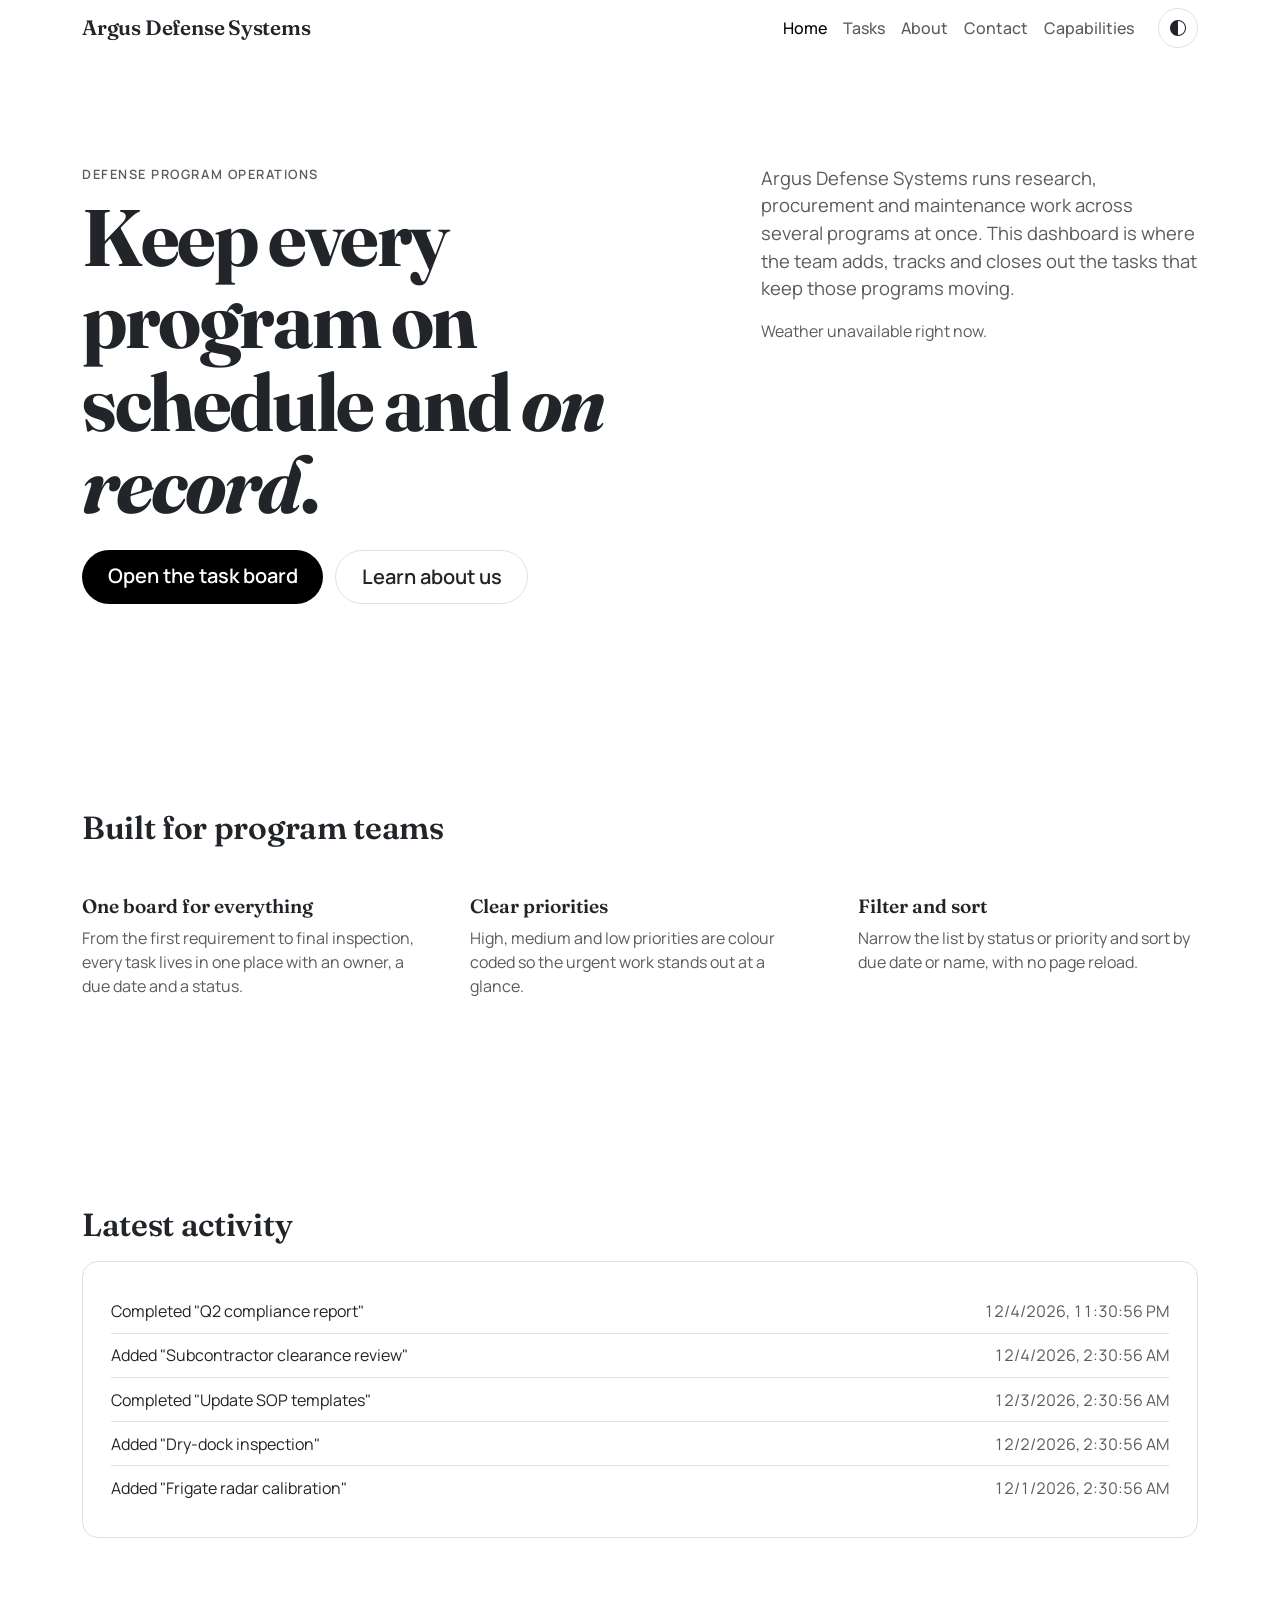
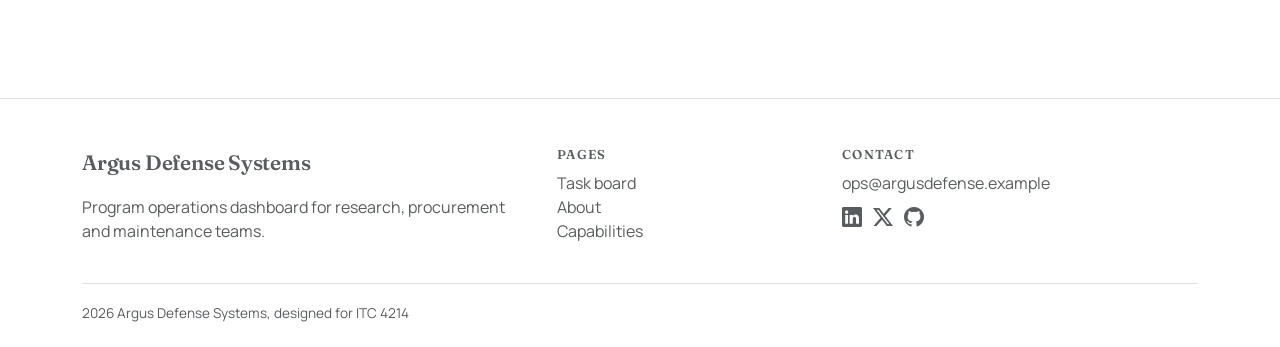
<file: index.html>
<!DOCTYPE html>
<html lang="en">

<head>
  <meta charset="UTF-8">
  <meta name="viewport" content="width=device-width, initial-scale=1.0">
  <meta name="description" content="Argus Defense Systems task management dashboard. Track research, procurement and maintenance tasks across programs in one place.">
  <title>Argus Defense Systems | Home</title>

  <!-- bootstrap css -->
  <link href="https://cdn.jsdelivr.net/npm/bootstrap@5.3.3/dist/css/bootstrap.min.css" rel="stylesheet">
  <!-- bootstrap icons, used in the task buttons and footer social links -->
  <link href="https://cdn.jsdelivr.net/npm/bootstrap-icons@1.11.3/font/bootstrap-icons.min.css" rel="stylesheet">

  <!-- google fonts, Fraunces for headings and Manrope for body text -->
  <link rel="preconnect" href="https://fonts.googleapis.com">
  <link rel="preconnect" href="https://fonts.gstatic.com" crossorigin>
  <link href="https://fonts.googleapis.com/css2?family=Fraunces:ital,wght@0,600;0,700;1,500;1,600;1,700&family=Manrope:wght@400;500;600;700&display=swap" rel="stylesheet">

  <!-- our own styles, loaded last so they can override bootstrap -->
  <link rel="stylesheet" href="css/style.css">
  <link rel="icon" href="img/logo.svg" type="image/svg+xml">
</head>

<body>
  <!-- main.js fills the header and footer (shared on every page) -->
  <header id="site-header"></header>

  <main>
    <!-- hero -->
    <section class="hero">
      <div class="container">
        <div class="row g-5">
          <div class="col-lg-7">
            <p class="eyebrow">Defense program operations</p>
            <h1>Keep every program on schedule and <em>on record</em>.</h1>
            <div class="hero-actions">
              <a href="tasks.html" class="btn btn-accent btn-lg">Open the task board</a>
              <a href="about.html" class="btn btn-link-quiet btn-lg">Learn about us</a>
            </div>
          </div>

          <div class="col-lg-5">
            <p class="hero-lead">
              Argus Defense Systems runs research, procurement and maintenance
              work across several programs at once. This dashboard is where the
              team adds, tracks and closes out the tasks that keep those
              programs moving.
            </p>
            <!-- home.js fills this from the open-meteo weather api -->
            <p class="muted mono" id="weather">Loading HQ weather...</p>
          </div>
        </div>
      </div>
    </section>

    <!-- feature columns -->
    <section class="section">
      <div class="container">
        <h2 class="mb-5">Built for program teams</h2>
        <div class="row g-5">
          <div class="col-md-4">
            <h3>One board for everything</h3>
            <p class="muted">
              From the first requirement to final inspection, every task lives
              in one place with an owner, a due date and a status.
            </p>
          </div>
          <div class="col-md-4">
            <h3>Clear priorities</h3>
            <p class="muted">
              High, medium and low priorities are colour coded so the urgent
              work stands out at a glance.
            </p>
          </div>
          <div class="col-md-4">
            <h3>Filter and sort</h3>
            <p class="muted">
              Narrow the list by status or priority and sort by due date or
              name, with no page reload.
            </p>
          </div>
        </div>
      </div>
    </section>

    <!-- latest activity, home.js fills this list from saved tasks -->
    <section class="section">
      <div class="container">
        <h2 class="mb-3">Latest activity</h2>
        <div class="form-card">
          <ul id="activityList" class="list-unstyled m-0"></ul>
          <p id="activityEmpty" class="muted m-0">
            No activity yet. Add or update a task to see it here.
          </p>
        </div>
      </div>
    </section>
  </main>

  <!-- main.js fills the footer -->
  <footer id="site-footer"></footer>

  <!-- jquery first, then bootstrap, then our own scripts -->
  <script src="https://code.jquery.com/jquery-3.7.1.min.js"></script>
  <script src="https://cdn.jsdelivr.net/npm/bootstrap@5.3.3/dist/js/bootstrap.bundle.min.js"></script>
  <script src="js/main.js"></script>
  <script src="js/home.js"></script>
</body>

</html>
</file>
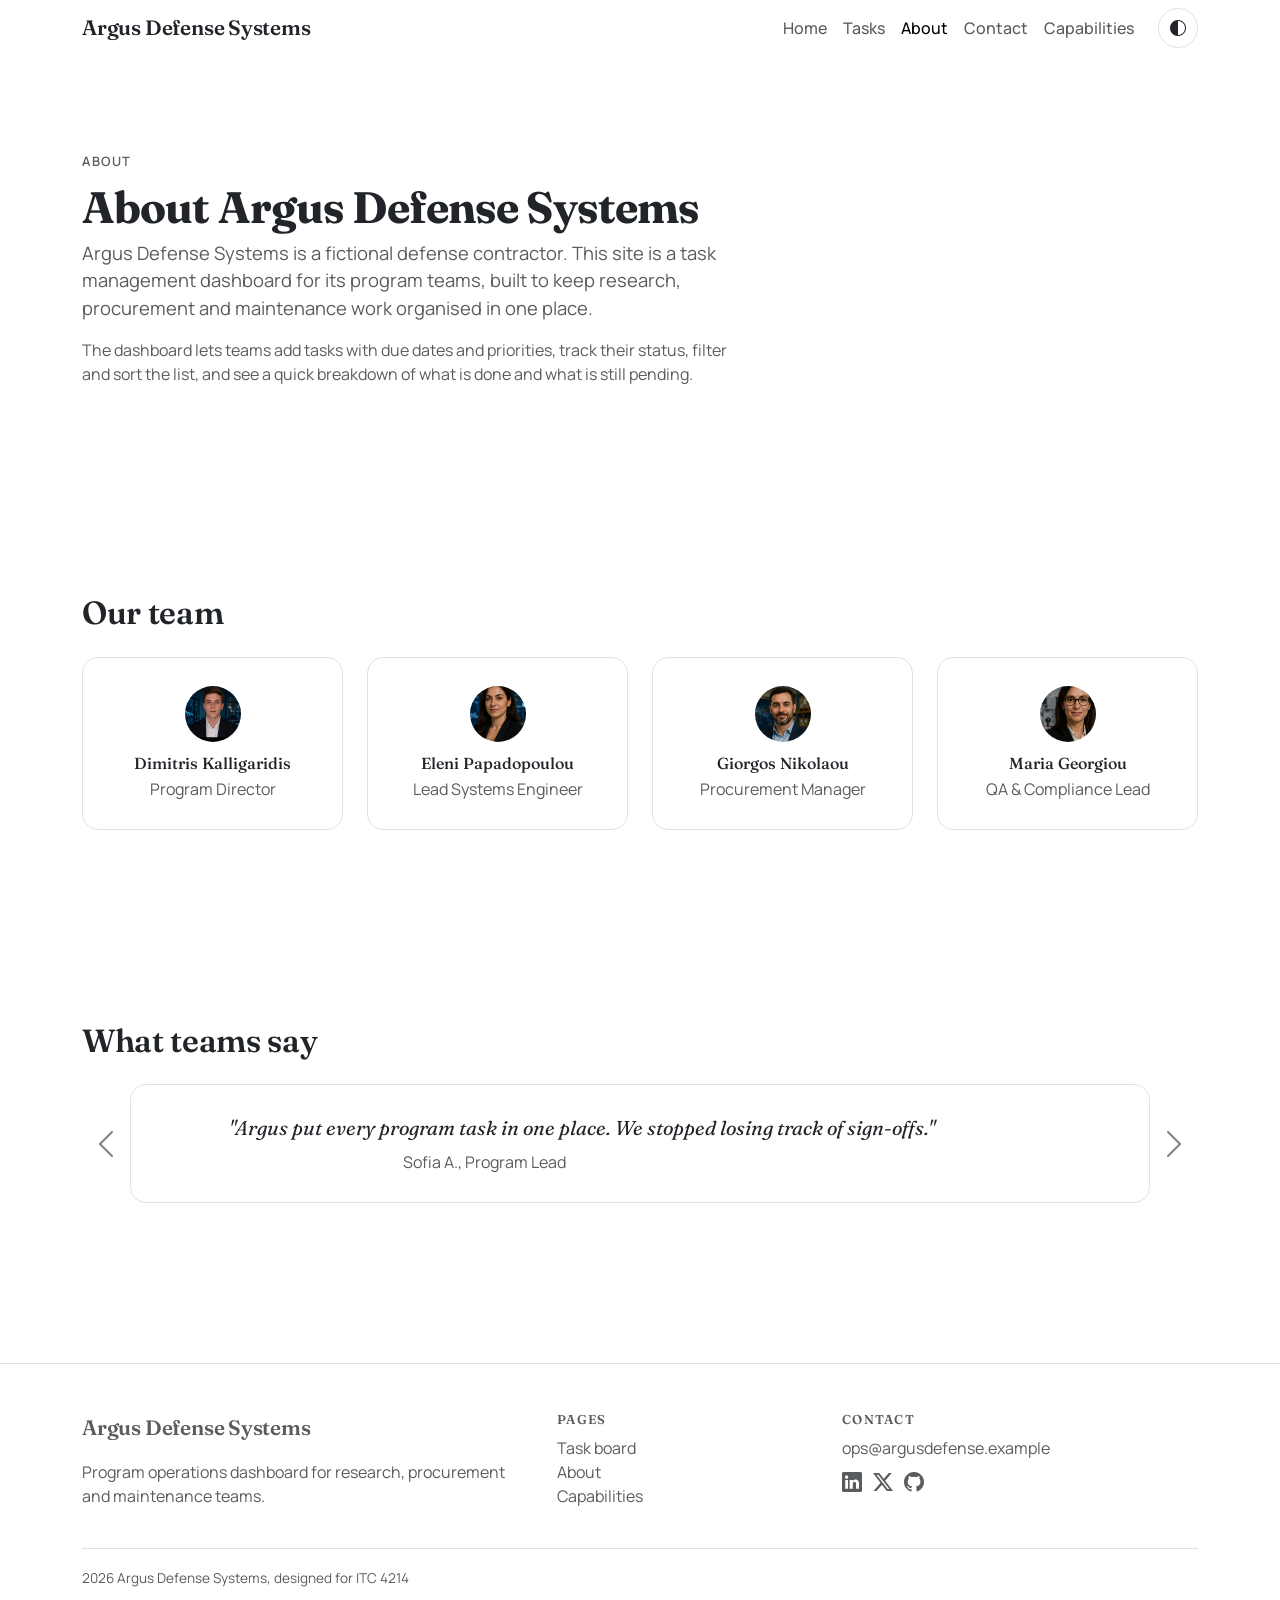
<file: about.html>
<!DOCTYPE html>
<html lang="en">

<head>
  <meta charset="UTF-8">
  <meta name="viewport" content="width=device-width, initial-scale=1.0">
  <meta name="description" content="About Argus Defense Systems: the team behind the program task management dashboard and what it is built for.">
  <title>Argus Defense Systems | About</title>

  <!-- bootstrap css -->
  <link href="https://cdn.jsdelivr.net/npm/bootstrap@5.3.3/dist/css/bootstrap.min.css" rel="stylesheet">
  <!-- bootstrap icons, used in the task buttons and footer social links -->
  <link href="https://cdn.jsdelivr.net/npm/bootstrap-icons@1.11.3/font/bootstrap-icons.min.css" rel="stylesheet">

  <!-- google fonts, Fraunces for headings and Manrope for body text -->
  <link rel="preconnect" href="https://fonts.googleapis.com">
  <link rel="preconnect" href="https://fonts.gstatic.com" crossorigin>
  <link href="https://fonts.googleapis.com/css2?family=Fraunces:ital,wght@0,600;0,700;1,500;1,600;1,700&family=Manrope:wght@400;500;600;700&display=swap" rel="stylesheet">

  <!-- our own styles, loaded last so they can override bootstrap -->
  <link rel="stylesheet" href="css/style.css">
  <link rel="icon" href="img/logo.svg" type="image/svg+xml">
</head>

<body>
  <!-- main.js fills the header and footer (shared on every page) -->
  <header id="site-header"></header>

  <main>
    <!-- intro -->
    <section class="section">
      <div class="container">
        <p class="eyebrow">About</p>
        <h1>About Argus Defense Systems</h1>
        <p class="hero-lead">
          Argus Defense Systems is a fictional defense contractor. This site is
          a task management dashboard for its program teams, built to keep
          research, procurement and maintenance work organised in one place.
        </p>
        <p class="muted">
          The dashboard lets teams add tasks with due dates and priorities,
          track their status, filter and sort the list, and see a quick
          breakdown of what is done and what is still pending.
        </p>
      </div>
    </section>

    <!-- team grid -->
    <section class="section">
      <div class="container">
        <h2 class="mb-4">Our team</h2>
        <div class="row g-4">
          <div class="col-md-6 col-lg-3">
            <div class="form-card text-center">
              <div class="avatar"><img src="img/dimitris.png" alt="Dimitris Kalligaridis"></div>
              <h3 class="h6 mb-1">Dimitris Kalligaridis</h3>
              <p class="muted mb-0">Program Director</p>
            </div>
          </div>
          <div class="col-md-6 col-lg-3">
            <div class="form-card text-center">
              <div class="avatar"><img src="img/eleni.png" alt="Eleni Papadopoulou"></div>
              <h3 class="h6 mb-1">Eleni Papadopoulou</h3>
              <p class="muted mb-0">Lead Systems Engineer</p>
            </div>
          </div>
          <div class="col-md-6 col-lg-3">
            <div class="form-card text-center">
              <div class="avatar"><img src="img/giorgos.png" alt="Giorgos Nikolaou"></div>
              <h3 class="h6 mb-1">Giorgos Nikolaou</h3>
              <p class="muted mb-0">Procurement Manager</p>
            </div>
          </div>
          <div class="col-md-6 col-lg-3">
            <div class="form-card text-center">
              <div class="avatar"><img src="img/maria.png" alt="Maria Georgiou"></div>
              <h3 class="h6 mb-1">Maria Georgiou</h3>
              <p class="muted mb-0">QA &amp; Compliance Lead</p>
            </div>
          </div>
        </div>
      </div>
    </section>

    <!-- testimonials carousel -->
    <section class="section">
      <div class="container">
        <h2 class="mb-4">What teams say</h2>
        <div id="testimonialCarousel" class="carousel slide carousel-dark" data-bs-ride="carousel">
          <div class="carousel-inner">

            <!-- first entry -->
            <div class="carousel-item active">
              <div class="form-card text-center">
                <p class="quote mb-2">
                  "Argus put every program task in one place. We stopped losing
                  track of sign-offs."
                </p>
                <p class="muted mb-0">Sofia A., Program Lead</p>
              </div>
            </div>

            <!-- second entry -->
            <div class="carousel-item">
              <div class="form-card text-center">
                <p class="quote mb-2">
                  "The priority colours and filters make it obvious what to
                  work on first each morning."
                </p>
                <p class="muted mb-0">Nikos V., Systems Engineer</p>
              </div>
            </div>

            <!-- third entry -->
            <div class="carousel-item">
              <div class="form-card text-center">
                <p class="quote mb-2">
                  "Simple, fast, and it just works in the browser. No training
                  needed for the team."
                </p>
                <p class="muted mb-0">Katerina P., Procurement</p>
              </div>
            </div>

          </div>

          <!-- prev button -->
          <button class="carousel-control-prev" type="button" data-bs-target="#testimonialCarousel" data-bs-slide="prev">
            <span class="carousel-control-prev-icon" aria-hidden="true"></span>
            <span class="visually-hidden">Previous</span>
          </button>

          <!-- next button -->
          <button class="carousel-control-next" type="button" data-bs-target="#testimonialCarousel" data-bs-slide="next">
            <span class="carousel-control-next-icon" aria-hidden="true"></span>
            <span class="visually-hidden">Next</span>
          </button>
        </div>
      </div>
    </section>
  </main>

  <!-- main.js fills the footer -->
  <footer id="site-footer"></footer>

  <!-- jquery first, then bootstrap, then our own scripts -->
  <script src="https://code.jquery.com/jquery-3.7.1.min.js"></script>
  <script src="https://cdn.jsdelivr.net/npm/bootstrap@5.3.3/dist/js/bootstrap.bundle.min.js"></script>
  <script src="js/main.js"></script>
</body>

</html>
</file>
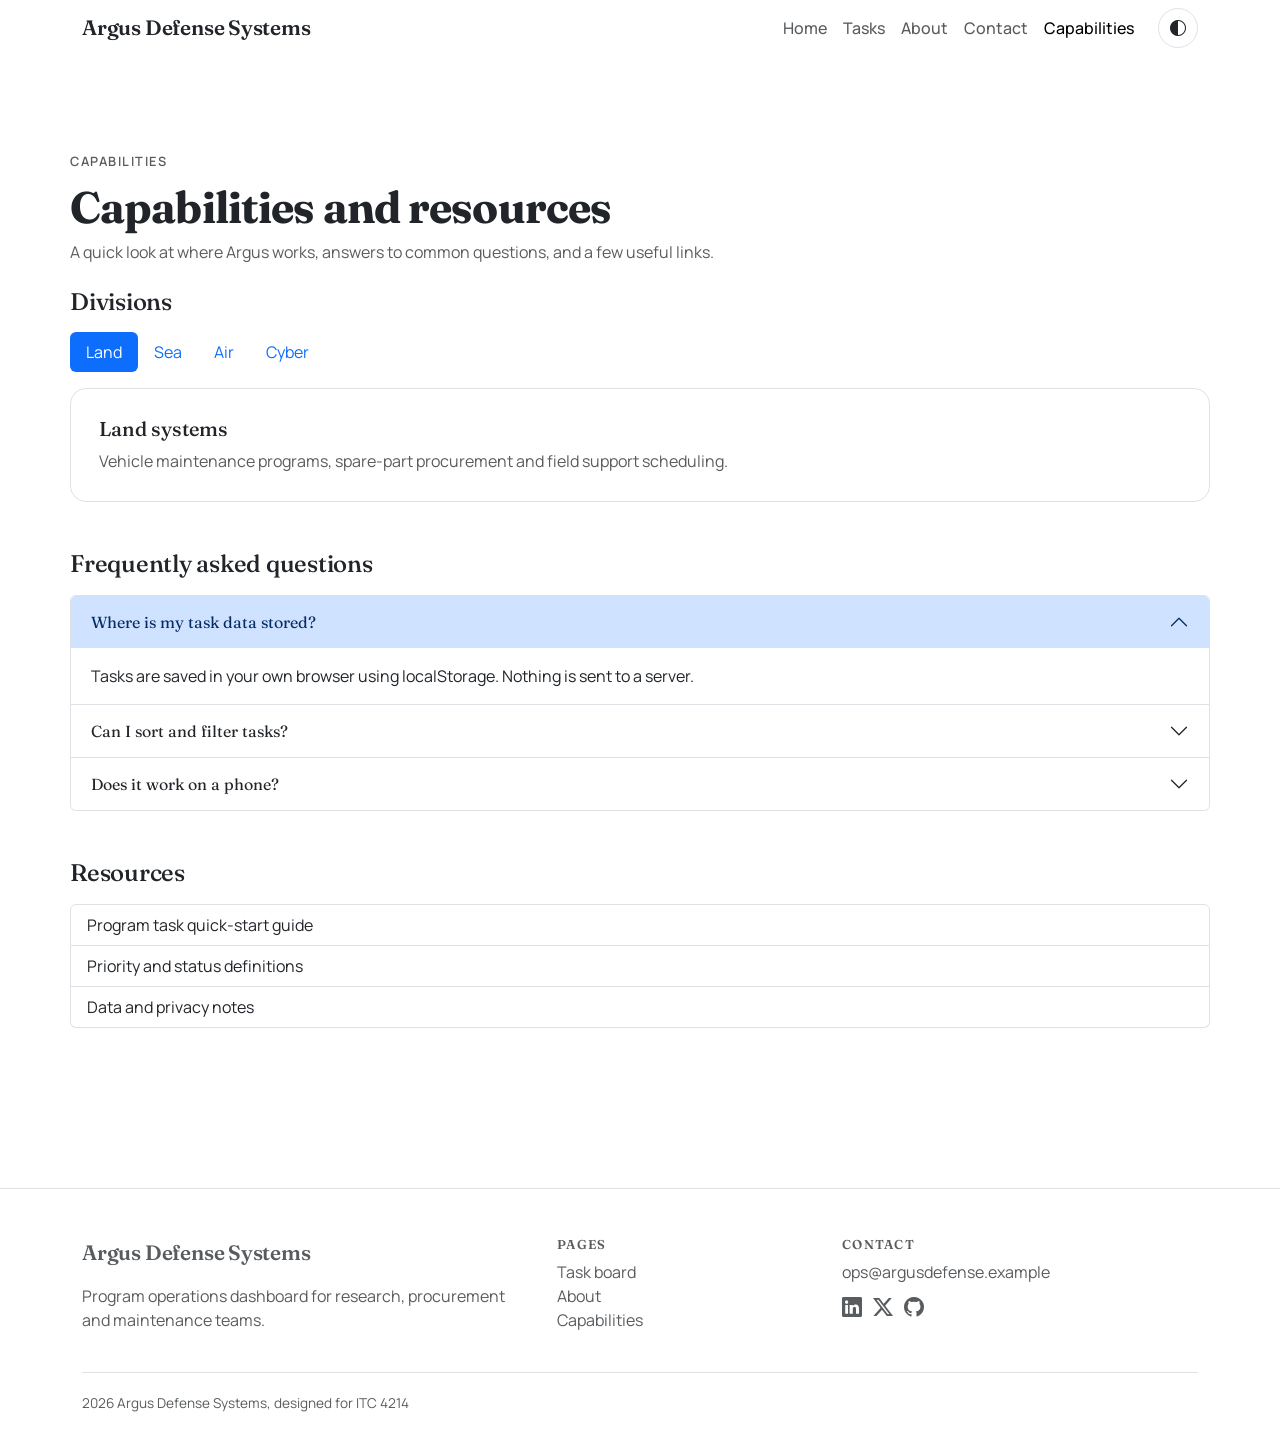
<file: capabilities.html>
<!DOCTYPE html>
<html lang="en">

<head>
  <meta charset="UTF-8">
  <meta name="viewport" content="width=device-width, initial-scale=1.0">
  <meta name="description" content="Argus Defense Systems capabilities by division, frequently asked questions, and resources.">
  <title>Argus Defense Systems | Capabilities</title>

  <!-- bootstrap css -->
  <link href="https://cdn.jsdelivr.net/npm/bootstrap@5.3.3/dist/css/bootstrap.min.css" rel="stylesheet">
  <!-- bootstrap icons, used in the task buttons and footer social links -->
  <link href="https://cdn.jsdelivr.net/npm/bootstrap-icons@1.11.3/font/bootstrap-icons.min.css" rel="stylesheet">

  <!-- google fonts, Fraunces for headings and Manrope for body text -->
  <link rel="preconnect" href="https://fonts.googleapis.com">
  <link rel="preconnect" href="https://fonts.gstatic.com" crossorigin>
  <link href="https://fonts.googleapis.com/css2?family=Fraunces:ital,wght@0,600;0,700;1,500;1,600;1,700&family=Manrope:wght@400;500;600;700&display=swap" rel="stylesheet">

  <!-- our own styles, loaded last so they can override bootstrap -->
  <link rel="stylesheet" href="css/style.css">
  <link rel="icon" href="img/logo.svg" type="image/svg+xml">
</head>

<body>
  <!-- main.js fills the header and footer (shared on every page) -->
  <header id="site-header"></header>

  <main class="container section">
    <!-- page intro -->
    <header class="mb-4">
      <p class="eyebrow">Capabilities</p>
      <h1>Capabilities and resources</h1>
      <p class="muted">
        A quick look at where Argus works, answers to common questions, and a
        few useful links.
      </p>
    </header>

    <!-- division tabs (bootstrap pills) -->
    <h2 class="h4 mb-3">Divisions</h2>
    <ul class="nav nav-pills mb-3" id="divTabs" role="tablist">
      <li class="nav-item" role="presentation">
        <button class="nav-link active" id="land-tab" data-bs-toggle="pill" data-bs-target="#land" type="button" role="tab" aria-controls="land" aria-selected="true">
          Land
        </button>
      </li>
      <li class="nav-item" role="presentation">
        <button class="nav-link" id="sea-tab" data-bs-toggle="pill" data-bs-target="#sea" type="button" role="tab" aria-controls="sea" aria-selected="false">
          Sea
        </button>
      </li>
      <li class="nav-item" role="presentation">
        <button class="nav-link" id="air-tab" data-bs-toggle="pill" data-bs-target="#air" type="button" role="tab" aria-controls="air" aria-selected="false">
          Air
        </button>
      </li>
      <li class="nav-item" role="presentation">
        <button class="nav-link" id="cyber-tab" data-bs-toggle="pill" data-bs-target="#cyber" type="button" role="tab" aria-controls="cyber" aria-selected="false">
          Cyber
        </button>
      </li>
    </ul>

    <!-- one panel per division, the tabs above switch between them -->
    <div class="tab-content mb-5" id="divTabsContent">
      <div class="tab-pane fade show active" id="land" role="tabpanel" aria-labelledby="land-tab">
        <div class="form-card">
          <h3 class="h5">Land systems</h3>
          <p class="muted mb-0">
            Vehicle maintenance programs, spare-part procurement and field
            support scheduling.
          </p>
        </div>
      </div>
      <div class="tab-pane fade" id="sea" role="tabpanel" aria-labelledby="sea-tab">
        <div class="form-card">
          <h3 class="h5">Sea systems</h3>
          <p class="muted mb-0">
            Vessel readiness tracking, dry-dock planning and onboard equipment
            upgrades.
          </p>
        </div>
      </div>
      <div class="tab-pane fade" id="air" role="tabpanel" aria-labelledby="air-tab">
        <div class="form-card">
          <h3 class="h5">Air systems</h3>
          <p class="muted mb-0">
            Inspection cycles, parts logistics and certification paperwork for
            airframes.
          </p>
        </div>
      </div>
      <div class="tab-pane fade" id="cyber" role="tabpanel" aria-labelledby="cyber-tab">
        <div class="form-card">
          <h3 class="h5">Cyber systems</h3>
          <p class="muted mb-0">
            Security reviews, patch tracking and compliance audits across
            connected systems.
          </p>
        </div>
      </div>
    </div>

    <!-- faq accordion, first item open by default -->
    <h2 class="h4 mb-3">Frequently asked questions</h2>
    <div class="accordion mb-5" id="faq">
      <div class="accordion-item">
        <h3 class="accordion-header" id="faq1h">
          <button class="accordion-button" type="button" data-bs-toggle="collapse" data-bs-target="#faq1" aria-expanded="true" aria-controls="faq1">
            Where is my task data stored?
          </button>
        </h3>
        <div id="faq1" class="accordion-collapse collapse show" aria-labelledby="faq1h" data-bs-parent="#faq">
          <div class="accordion-body">
            Tasks are saved in your own browser using localStorage. Nothing is
            sent to a server.
          </div>
        </div>
      </div>
      <div class="accordion-item">
        <h3 class="accordion-header" id="faq2h">
          <button class="accordion-button collapsed" type="button" data-bs-toggle="collapse" data-bs-target="#faq2" aria-expanded="false" aria-controls="faq2">
            Can I sort and filter tasks?
          </button>
        </h3>
        <div id="faq2" class="accordion-collapse collapse" aria-labelledby="faq2h" data-bs-parent="#faq">
          <div class="accordion-body">
            Yes. On the task board you can filter by status or priority and sort
            by due date or name.
          </div>
        </div>
      </div>
      <div class="accordion-item">
        <h3 class="accordion-header" id="faq3h">
          <button class="accordion-button collapsed" type="button" data-bs-toggle="collapse" data-bs-target="#faq3" aria-expanded="false" aria-controls="faq3">
            Does it work on a phone?
          </button>
        </h3>
        <div id="faq3" class="accordion-collapse collapse" aria-labelledby="faq3h" data-bs-parent="#faq">
          <div class="accordion-body">
            Yes. The layout is responsive, the menu collapses into a hamburger,
            and the table scrolls on small screens.
          </div>
        </div>
      </div>
    </div>

    <!-- resources, placeholder links for now -->
    <h2 class="h4 mb-3">Resources</h2>
    <div class="list-group">
      <a href="#" class="list-group-item list-group-item-action">
        Program task quick-start guide
      </a>
      <a href="#" class="list-group-item list-group-item-action">
        Priority and status definitions
      </a>
      <a href="#" class="list-group-item list-group-item-action">
        Data and privacy notes
      </a>
    </div>
  </main>

  <!-- main.js fills the footer -->
  <footer id="site-footer"></footer>

  <!-- jquery first, then bootstrap, then our own scripts -->
  <script src="https://code.jquery.com/jquery-3.7.1.min.js"></script>
  <script src="https://cdn.jsdelivr.net/npm/bootstrap@5.3.3/dist/js/bootstrap.bundle.min.js"></script>
  <script src="js/main.js"></script>
</body>

</html>
</file>
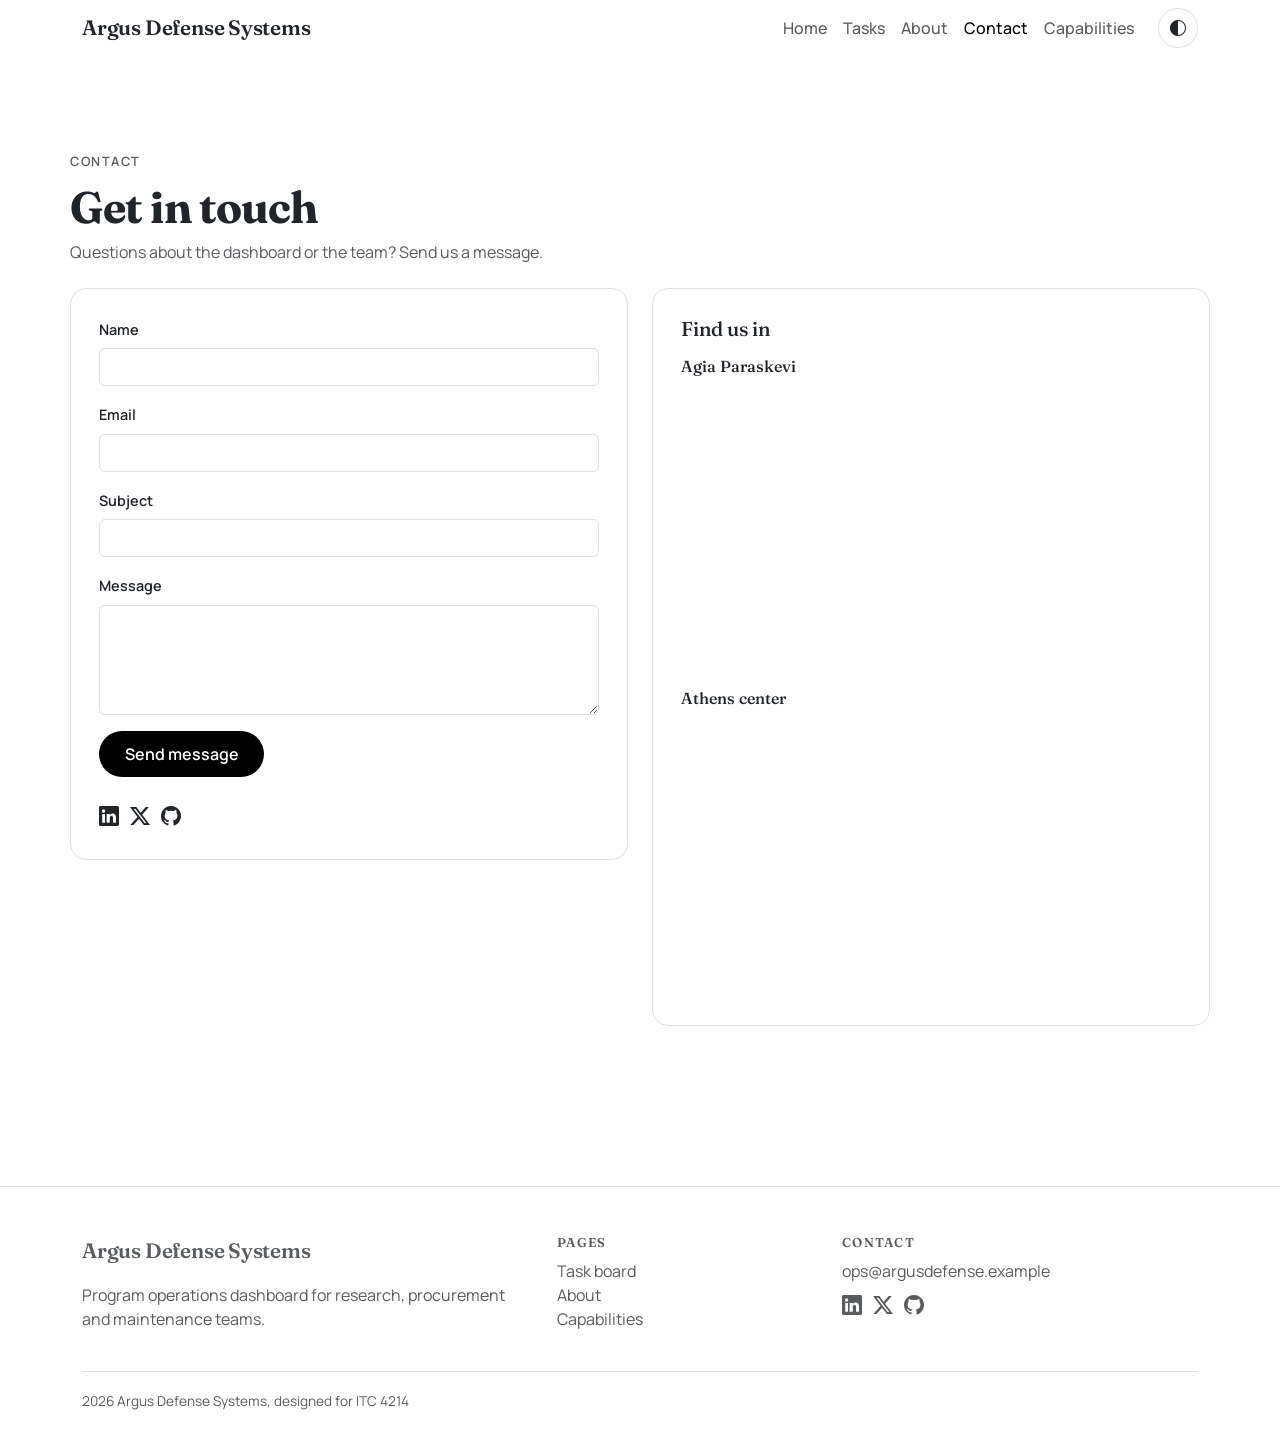
<file: contact.html>
<!DOCTYPE html>
<html lang="en">

<head>
  <meta charset="UTF-8">
  <meta name="viewport" content="width=device-width, initial-scale=1.0">
  <meta name="description" content="Contact Argus Defense Systems. Send a message and find our location.">
  <title>Argus Defense Systems | Contact</title>

  <!-- bootstrap css -->
  <link href="https://cdn.jsdelivr.net/npm/bootstrap@5.3.3/dist/css/bootstrap.min.css" rel="stylesheet">
  <!-- bootstrap icons, used in the task buttons and footer social links -->
  <link href="https://cdn.jsdelivr.net/npm/bootstrap-icons@1.11.3/font/bootstrap-icons.min.css" rel="stylesheet">

  <!-- google fonts, Fraunces for headings and Manrope for body text -->
  <link rel="preconnect" href="https://fonts.googleapis.com">
  <link rel="preconnect" href="https://fonts.gstatic.com" crossorigin>
  <link href="https://fonts.googleapis.com/css2?family=Fraunces:ital,wght@0,600;0,700;1,500;1,600;1,700&family=Manrope:wght@400;500;600;700&display=swap" rel="stylesheet">

  <!-- our own styles, loaded last so they can override bootstrap -->
  <link rel="stylesheet" href="css/style.css">
  <link rel="icon" href="img/logo.svg" type="image/svg+xml">
</head>

<body>
  <!-- main.js fills the header and footer (shared on every page) -->
  <header id="site-header"></header>

  <main class="container section">
    <!-- page intro -->
    <header class="mb-4">
      <p class="eyebrow">Contact</p>
      <h1>Get in touch</h1>
      <p class="muted">
        Questions about the dashboard or the team? Send us a message.
      </p>
    </header>

    <div class="row g-4">
      <!-- contact form, validated and handled in contact.js -->
      <div class="col-lg-6">
        <div class="form-card">
          <form id="contactForm" novalidate>
            <div class="mb-3">
              <label class="form-label" for="cName">Name</label>
              <input type="text" class="form-control" id="cName" required maxlength="80">
              <div class="invalid-feedback">Please enter your name.</div>
            </div>
            <div class="mb-3">
              <label class="form-label" for="cEmail">Email</label>
              <input type="email" class="form-control" id="cEmail" required maxlength="120">
              <div class="invalid-feedback">Please enter a valid email.</div>
            </div>
            <div class="mb-3">
              <label class="form-label" for="cSubject">Subject</label>
              <input type="text" class="form-control" id="cSubject" required maxlength="120">
              <div class="invalid-feedback">Please enter a subject.</div>
            </div>
            <div class="mb-3">
              <label class="form-label" for="cMessage">Message</label>
              <textarea class="form-control" id="cMessage" rows="4" required maxlength="1000"></textarea>
              <div class="invalid-feedback">Please enter a message.</div>
            </div>
            <button type="submit" class="btn btn-accent">Send message</button>
          </form>

          <!-- social links -->
          <div class="social-row mt-4">
            <a href="https://www.linkedin.com" target="_blank" rel="noopener" aria-label="LinkedIn"><i class="bi bi-linkedin"></i></a>
            <a href="https://x.com" target="_blank" rel="noopener" aria-label="X"><i class="bi bi-twitter-x"></i></a>
            <a href="https://github.com" target="_blank" rel="noopener" aria-label="GitHub"><i class="bi bi-github"></i></a>
          </div>
        </div>
      </div>

      <!-- office locations, embedded google maps -->
      <div class="col-lg-6">
        <div class="form-card">
          <h2 class="h5 mb-3">Find us in</h2>

          <h3 class="h6">Agia Paraskevi</h3>
          <div class="ratio ratio-16x9 mb-4">
            <iframe class="border-0" src="https://www.google.com/maps?q=Agia+Paraskevi,+Athens&output=embed" title="Map showing the Agia Paraskevi office" loading="lazy"></iframe>
          </div>

          <h3 class="h6">Athens center</h3>
          <div class="ratio ratio-16x9">
            <iframe class="border-0" src="https://www.google.com/maps?q=Syntagma+Square,+Athens&output=embed" title="Map showing the Athens center office" loading="lazy"></iframe>
          </div>
        </div>
      </div>
    </div>
  </main>

  <!-- confirmation popup, contact.js fills the spans and shows it after a valid submit -->
  <div class="modal fade" id="confirmModal" tabindex="-1" aria-labelledby="confirmTitle" aria-hidden="true">
    <div class="modal-dialog">
      <div class="modal-content">
        <div class="modal-header">
          <h2 class="modal-title h5" id="confirmTitle">Message received</h2>
          <button type="button" class="btn-close" data-bs-dismiss="modal" aria-label="Close"></button>
        </div>
        <div class="modal-body">
          <p class="mb-3">Thanks for reaching out. Here is what you sent:</p>
          <p class="mb-1"><strong>Name:</strong> <span id="sumName"></span></p>
          <p class="mb-1"><strong>Email:</strong> <span id="sumEmail"></span></p>
          <p class="mb-1"><strong>Subject:</strong> <span id="sumSubject"></span></p>
          <p class="mb-0"><strong>Message:</strong> <span id="sumMessage"></span></p>
        </div>
        <div class="modal-footer">
          <button type="button" class="btn btn-accent" data-bs-dismiss="modal">
            Close
          </button>
        </div>
      </div>
    </div>
  </div>

  <!-- main.js fills the footer -->
  <footer id="site-footer"></footer>

  <!-- jquery first, then bootstrap, then our own scripts -->
  <script src="https://code.jquery.com/jquery-3.7.1.min.js"></script>
  <script src="https://cdn.jsdelivr.net/npm/bootstrap@5.3.3/dist/js/bootstrap.bundle.min.js"></script>
  <script src="js/main.js"></script>
  <script src="js/contact.js"></script>
</body>

</html>
</file>
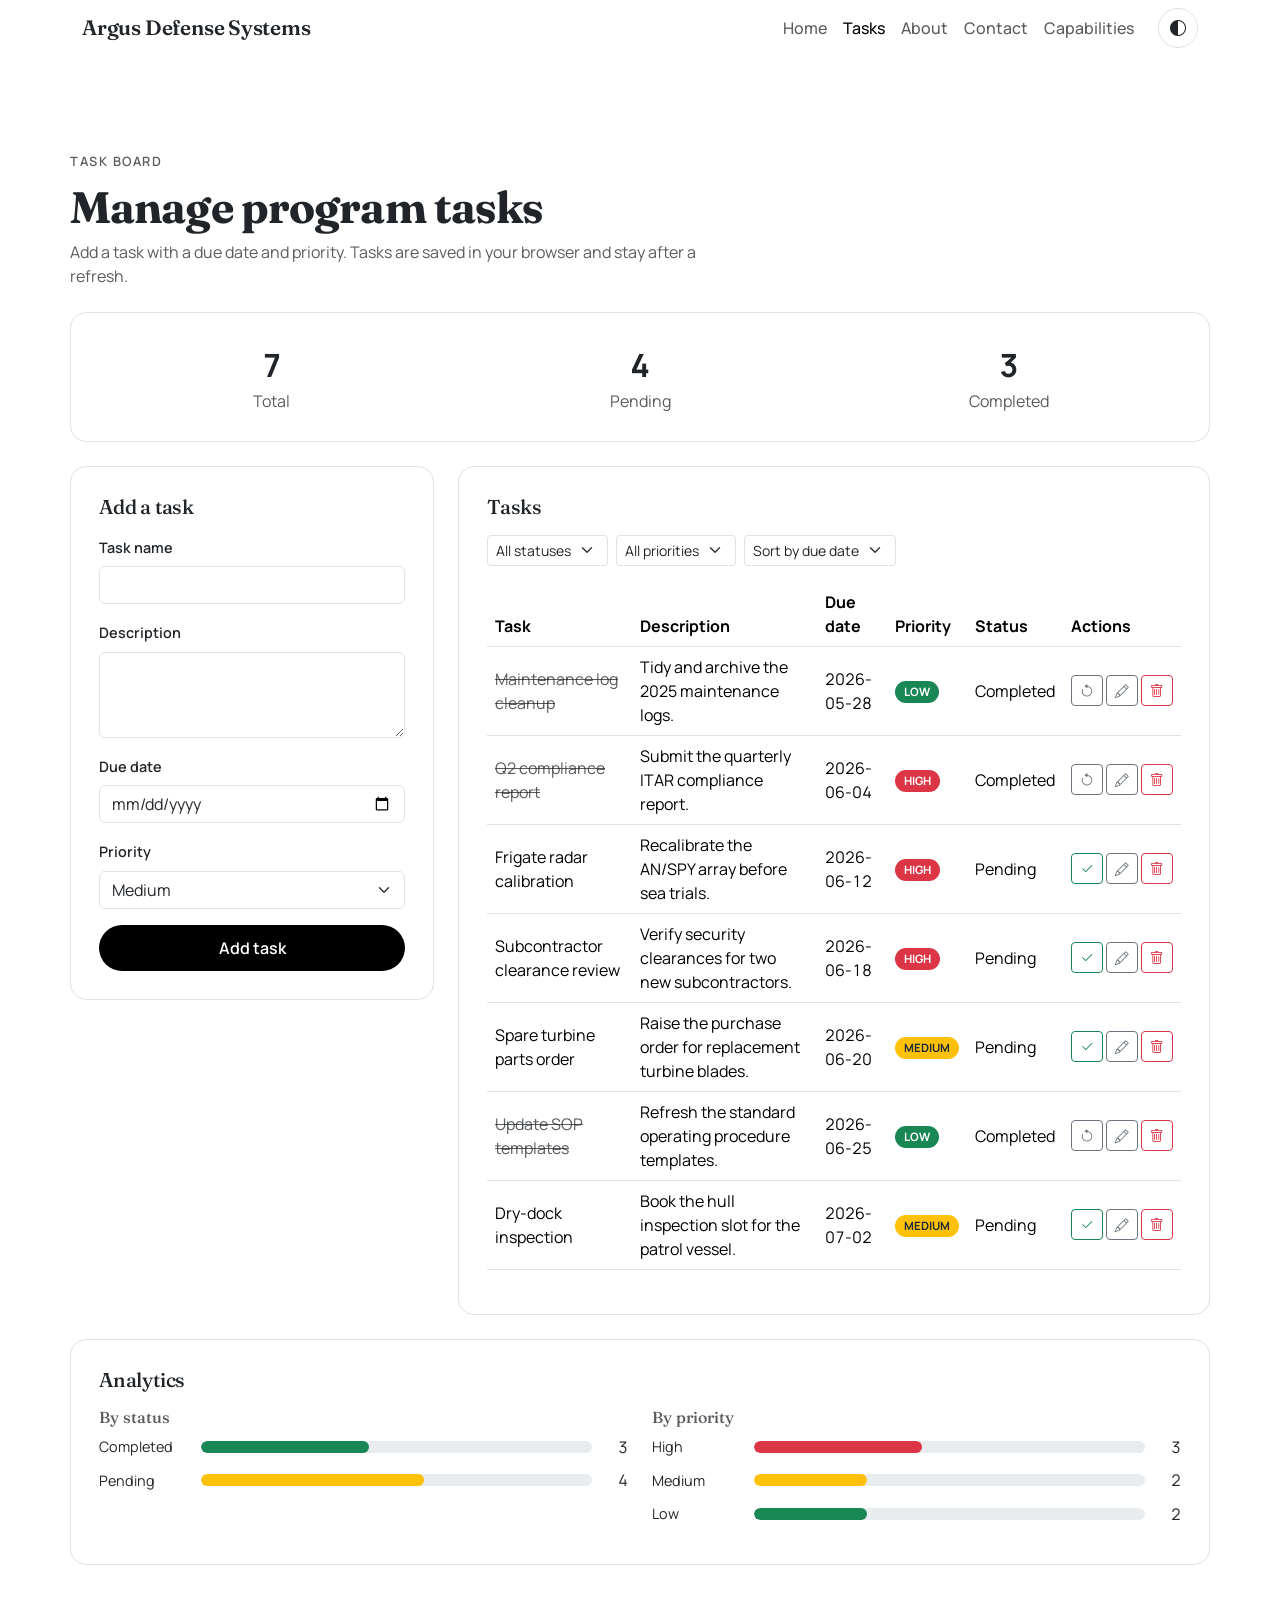
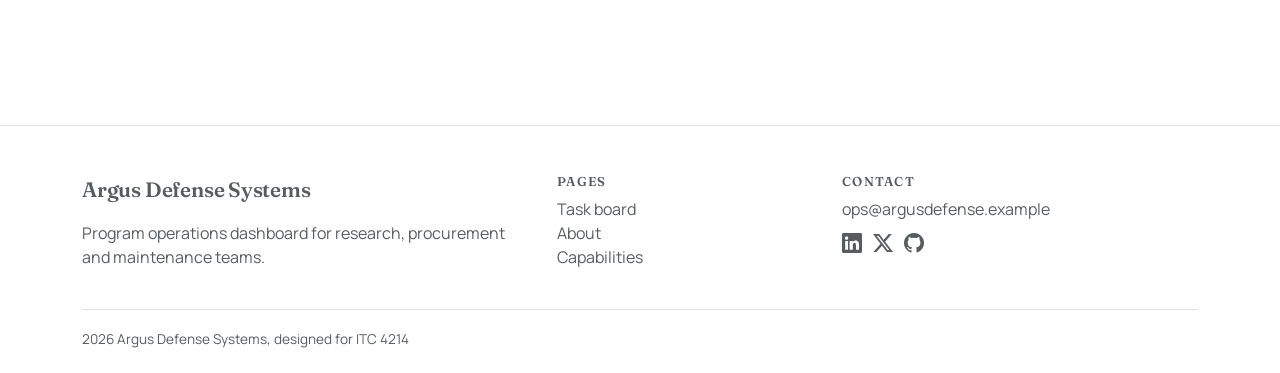
<file: tasks.html>
<!DOCTYPE html>
<html lang="en">

<head>
  <meta charset="UTF-8">
  <meta name="viewport" content="width=device-width, initial-scale=1.0">
  <meta name="description" content="Add and manage Argus Defense Systems program tasks: name, due date, priority and status.">
  <title>Argus Defense Systems | Task Board</title>

  <!-- bootstrap css -->
  <link href="https://cdn.jsdelivr.net/npm/bootstrap@5.3.3/dist/css/bootstrap.min.css" rel="stylesheet">
  <!-- bootstrap icons, used in the task buttons and footer social links -->
  <link href="https://cdn.jsdelivr.net/npm/bootstrap-icons@1.11.3/font/bootstrap-icons.min.css" rel="stylesheet">

  <!-- google fonts, Fraunces for headings and Manrope for body text -->
  <link rel="preconnect" href="https://fonts.googleapis.com">
  <link rel="preconnect" href="https://fonts.gstatic.com" crossorigin>
  <link href="https://fonts.googleapis.com/css2?family=Fraunces:ital,wght@0,600;0,700;1,500;1,600;1,700&family=Manrope:wght@400;500;600;700&display=swap" rel="stylesheet">

  <!-- our own styles, loaded last so they can override bootstrap -->
  <link rel="stylesheet" href="css/style.css">
  <link rel="icon" href="img/logo.svg" type="image/svg+xml">
</head>

<body>
  <!-- main.js fills the header and footer (shared on every page) -->
  <header id="site-header"></header>

  <main class="container section">
    <!-- page intro -->
    <header class="mb-4">
      <p class="eyebrow">Task board</p>
      <h1>Manage program tasks</h1>
      <p class="muted">
        Add a task with a due date and priority. Tasks are saved in your
        browser and stay after a refresh.
      </p>
    </header>

    <!-- summary counts, tasks.js keeps these in sync -->
    <div class="form-card mb-4">
      <div class="row text-center">
        <div class="col">
          <div class="summary-num mono" id="countTotal">0</div>
          <div class="muted">Total</div>
        </div>
        <div class="col">
          <div class="summary-num mono" id="countPending">0</div>
          <div class="muted">Pending</div>
        </div>
        <div class="col">
          <div class="summary-num mono" id="countCompleted">0</div>
          <div class="muted">Completed</div>
        </div>
      </div>
    </div>

    <div class="row g-4">
      <!-- add task form, validated in tasks.js -->
      <div class="col-lg-4">
        <div class="form-card">
          <h2 class="h5 mb-3">Add a task</h2>
          <form id="taskForm" novalidate>
            <div class="mb-3">
              <label class="form-label" for="taskName">Task name</label>
              <input type="text" class="form-control" id="taskName" required minlength="3" maxlength="80">
              <div class="invalid-feedback">
                Please enter a name of at least 3 characters.
              </div>
            </div>

            <div class="mb-3">
              <label class="form-label" for="taskDesc">Description</label>
              <textarea class="form-control" id="taskDesc" rows="3" maxlength="280"></textarea>
            </div>

            <div class="mb-3">
              <label class="form-label" for="taskDue">Due date</label>
              <input type="date" class="form-control" id="taskDue" required>
              <div class="invalid-feedback">Please choose a due date.</div>
            </div>

            <div class="mb-3">
              <label class="form-label" for="taskPriority">Priority</label>
              <select class="form-select" id="taskPriority">
                <option value="High">High</option>
                <option value="Medium" selected>Medium</option>
                <option value="Low">Low</option>
              </select>
            </div>

            <!-- label flips to Save changes while editing, see tasks.js -->
            <button type="submit" id="submitBtn" class="btn btn-accent w-100">
              Add task
            </button>
          </form>
        </div>
      </div>

      <!-- task table, tasks.js fills the body and handles the row buttons -->
      <div class="col-lg-8">
        <div class="form-card">
          <h2 class="h5 mb-3">Tasks</h2>

          <!-- filters and sort, change events trigger a refresh -->
          <div class="d-flex flex-wrap gap-2 mb-3">
            <select class="form-select form-select-sm w-auto" id="filterStatus" aria-label="Filter by status">
              <option value="all">All statuses</option>
              <option value="Pending">Pending</option>
              <option value="Completed">Completed</option>
            </select>
            <select class="form-select form-select-sm w-auto" id="filterPriority" aria-label="Filter by priority">
              <option value="all">All priorities</option>
              <option value="High">High</option>
              <option value="Medium">Medium</option>
              <option value="Low">Low</option>
            </select>
            <select class="form-select form-select-sm w-auto" id="sortBy" aria-label="Sort tasks">
              <option value="due">Sort by due date</option>
              <option value="name">Sort by name</option>
            </select>
          </div>

          <!-- table-responsive lets the table scroll sideways on small screens -->
          <div class="table-responsive">
            <table class="table align-middle">
              <thead>
                <tr>
                  <th>Task</th>
                  <th>Description</th>
                  <th>Due date</th>
                  <th>Priority</th>
                  <th>Status</th>
                  <th>Actions</th>
                </tr>
              </thead>
              <tbody id="taskTableBody"></tbody>
            </table>
          </div>
          <p id="emptyNote" class="muted m-0">
            No tasks yet. Add your first one on the left.
          </p>
        </div>
      </div>
    </div>

    <!-- analytics bars, widths are set as percentages in tasks.js -->
    <div class="form-card mt-4">
      <h2 class="h5 mb-3">Analytics</h2>
      <div class="row g-4">
        <div class="col-md-6">
          <h3 class="h6 muted">By status</h3>
          <div class="bar-row">
            <span class="bar-label">Completed</span>
            <div class="bar-track"><div class="bar-fill bar-done" id="barCompleted"></div></div>
            <span class="bar-value mono" id="barCompletedVal">0</span>
          </div>
          <div class="bar-row">
            <span class="bar-label">Pending</span>
            <div class="bar-track"><div class="bar-fill bar-pending" id="barPending"></div></div>
            <span class="bar-value mono" id="barPendingVal">0</span>
          </div>
        </div>
        <div class="col-md-6">
          <h3 class="h6 muted">By priority</h3>
          <div class="bar-row">
            <span class="bar-label">High</span>
            <div class="bar-track"><div class="bar-fill bar-high" id="barHigh"></div></div>
            <span class="bar-value mono" id="barHighVal">0</span>
          </div>
          <div class="bar-row">
            <span class="bar-label">Medium</span>
            <div class="bar-track"><div class="bar-fill bar-medium" id="barMedium"></div></div>
            <span class="bar-value mono" id="barMediumVal">0</span>
          </div>
          <div class="bar-row">
            <span class="bar-label">Low</span>
            <div class="bar-track"><div class="bar-fill bar-low" id="barLow"></div></div>
            <span class="bar-value mono" id="barLowVal">0</span>
          </div>
        </div>
      </div>
    </div>
  </main>

  <!-- main.js fills the footer -->
  <footer id="site-footer"></footer>

  <!-- jquery first, then bootstrap, then our own scripts -->
  <script src="https://code.jquery.com/jquery-3.7.1.min.js"></script>
  <script src="https://cdn.jsdelivr.net/npm/bootstrap@5.3.3/dist/js/bootstrap.bundle.min.js"></script>
  <script src="js/main.js"></script>
  <script src="js/tasks.js"></script>
</body>

</html>
</file>
<file: css/style.css>
/* argus defense systems - custom styles, loaded after bootstrap */

/* fonts wired into the bootstrap variables so the whole site picks them up */
:root {
  --bs-body-font-family: "Manrope", system-ui, sans-serif;
  --serif: "Fraunces", Georgia, serif;
}

/* headings use the serif, body text stays on the sans from the root variable */
h1,
h2,
h3,
.brand,
.quote {
  font-family: var(--serif);
}
h1 {
  font-size: clamp(2rem, 1.4rem + 2vw, 2.75rem);
  line-height: 1.1;
  font-weight: 700;
  letter-spacing: -0.02em;
}
h2 {
  font-size: clamp(1.5rem, 1.2rem + 1vw, 2rem);
  font-weight: 600;
  letter-spacing: -0.01em;
}
h3 {
  font-size: 1.2rem;
  font-weight: 600;
}
p {
  max-width: 65ch;
}
a {
  color: inherit;
}

/* small text helpers */
.muted {
  color: var(--bs-secondary-color);
}
.mono {
  font-variant-numeric: tabular-nums;
}
.eyebrow {
  text-transform: uppercase;
  letter-spacing: 0.12em;
  font-size: 0.8rem;
  font-weight: 600;
  color: var(--bs-secondary-color);
  margin-bottom: 0.75rem;
}

/* navbar (markup is built in main.js) */
.site-nav {
  background: var(--bs-body-bg);
  padding: 0.5rem 0;
}
.brand {
  font-size: 1.3rem;
  font-weight: 600;
  letter-spacing: -0.01em;
  color: inherit;
  text-decoration: none;
}
.site-nav .nav-link {
  color: var(--bs-secondary-color);
  font-weight: 500;
}
.site-nav .nav-link:hover,
.site-nav .nav-link.active {
  color: var(--bs-emphasis-color);
}
.theme-toggle {
  width: 40px;
  height: 40px;
  border: 1px solid var(--bs-border-color);
  background: transparent;
  color: inherit;
  border-radius: 999px;
  cursor: pointer;
}

/* buttons, accent is the solid one and quiet is the outlined one */
.btn-accent {
  background: var(--bs-emphasis-color);
  color: var(--bs-body-bg);
  border: none;
  border-radius: 999px;
  padding: 0.7rem 1.6rem;
  font-weight: 600;
}
.btn-accent:hover {
  color: var(--bs-body-bg);
  opacity: 0.9;
}
.btn-link-quiet {
  background: transparent;
  color: inherit;
  border: 1px solid var(--bs-border-color);
  border-radius: 999px;
  padding: 0.7rem 1.6rem;
  font-weight: 600;
}
.btn-link-quiet:hover {
  border-color: var(--bs-emphasis-color);
}

/* card used for forms, panels and team members */
.form-card {
  background: var(--bs-body-bg);
  border: 1px solid var(--bs-border-color);
  border-radius: 1rem;
  padding: 1.75rem;
}

/* hero on the home page */
.hero {
  padding: clamp(3rem, 2rem + 6vw, 7rem) 0;
}
.hero h1 {
  font-size: clamp(2.75rem, 1.5rem + 5vw, 5rem);
  line-height: 1.03;
  letter-spacing: -0.03em;
}
.hero-lead {
  font-size: 1.15rem;
  color: var(--bs-secondary-color);
  margin: 0 0 1rem;
}
.hero-actions {
  display: flex;
  gap: 0.75rem;
  flex-wrap: wrap;
  margin-top: 1.5rem;
}

/* shared vertical spacing for a page section */
.section {
  padding: clamp(3rem, 2rem + 5vw, 6rem) 0;
}

/* forms and the task table */
.form-label {
  font-weight: 600;
  font-size: 0.9rem;
}
.badge-priority {
  font-size: 0.72rem;
  font-weight: 700;
  text-transform: uppercase;
  padding: 0.2rem 0.55rem;
  border-radius: 999px;
  color: #fff;
}
.badge-high {
  background: var(--bs-danger);
}
.badge-medium {
  background: var(--bs-warning);
  color: #1f2a37;
}
.badge-low {
  background: var(--bs-success);
}
.task-done td:first-child {
  text-decoration: line-through;
  color: var(--bs-secondary-color);
}
.summary-num {
  font-size: 2rem;
  font-weight: 700;
  letter-spacing: -0.02em;
}

/* analytics bars, the fill widths are set from javascript as percentages */
.bar-row {
  display: flex;
  align-items: center;
  gap: 0.75rem;
  margin-bottom: 0.6rem;
}
.bar-label {
  width: 90px;
  font-size: 0.9rem;
}
.bar-track {
  flex: 1;
  height: 12px;
  background: var(--bs-secondary-bg);
  border-radius: 999px;
  overflow: hidden;
}
.bar-fill {
  height: 100%;
  width: 0;
  border-radius: 999px;
  transition: width 0.4s ease;
}
.bar-value {
  width: 24px;
  text-align: right;
}
.bar-done,
.bar-low {
  background: var(--bs-success);
}
.bar-pending,
.bar-medium {
  background: var(--bs-warning);
}
.bar-high {
  background: var(--bs-danger);
}

/* latest activity list and the testimonial quotes */
.activity-item {
  display: flex;
  justify-content: space-between;
  gap: 1rem;
  padding: 0.6rem 0;
  border-bottom: 1px solid var(--bs-border-color);
}
.activity-item:last-child {
  border-bottom: none;
}
.quote {
  font-style: italic;
  font-size: 1.25rem;
  line-height: 1.45;
}

/* team member avatar, holds a headshot photo cropped to a circle */
.avatar {
  width: 56px;
  height: 56px;
  border-radius: 50%;
  background: var(--bs-secondary-bg);
  display: flex;
  align-items: center;
  justify-content: center;
  font-weight: 700;
  margin: 0 auto 0.75rem;
  overflow: hidden;
}
.avatar img {
  width: 100%;
  height: 100%;
  object-fit: cover;
}

/* carousel padding so the arrows sit outside the card */
#testimonialCarousel {
  padding: 0 3rem;
}
#testimonialCarousel .carousel-control-prev,
#testimonialCarousel .carousel-control-next {
  width: 3rem;
}

/* footer (markup is built in main.js) */
.site-footer {
  background: var(--bs-body-bg);
  border-top: 1px solid var(--bs-border-color);
  color: var(--bs-secondary-color);
  padding: 3rem 0 1.5rem;
  margin-top: 4rem;
}
.footer-head {
  font-size: 0.8rem;
  text-transform: uppercase;
  letter-spacing: 0.1em;
}
.site-footer a {
  color: var(--bs-secondary-color);
  text-decoration: none;
  overflow-wrap: anywhere;
}
.site-footer a:hover {
  color: var(--bs-emphasis-color);
}
.social-row {
  display: flex;
  gap: 0.7rem;
  font-size: 1.25rem;
}
.footer-bottom {
  border-top: 1px solid var(--bs-border-color);
  margin-top: 1.5rem;
  padding-top: 1.2rem;
  font-size: 0.85rem;
}

/* phones, shrink the base text a little and widen the side gutters so content
   sits away from the screen edges, the text inside stays left aligned */
@media (max-width: 575.98px) {
  html {
    font-size: 87.5%;
  }
  .container {
    padding-left: 1.5rem;
    padding-right: 1.5rem;
  }
}
</file>
